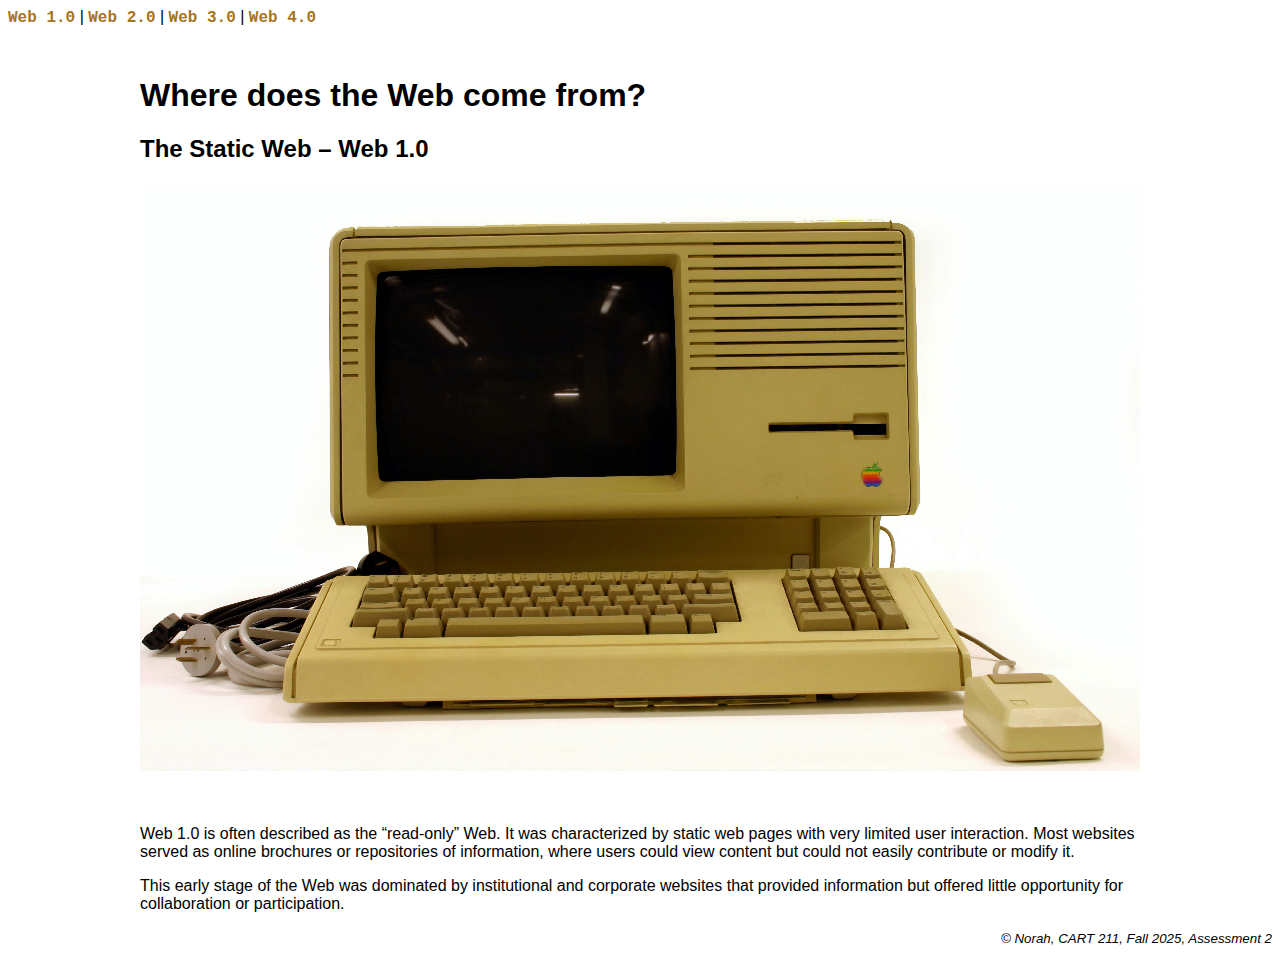
<file: topics/final-project/assets/Wilcox_Norah_AST2/index.html>
<!DOCTYPE html>
<!--this is to know which version-->
<html lang="en">  
<head>
    <meta charset="UTF-8">
</head>

<body style="font-family:'Segoe UI', Tahoma, Geneva, Verdana, sans-serif;">
    <nav>
        <a href="index.html" style="text-decoration: none; color: #a5761e; font-family: 'Courier New', Courier, monospace; font-weight: bold">Web 1.0</a> | <a href="web2.html" style="text-decoration: none; color: #a5761e; font-family: 'Courier New', Courier, monospace; font-weight: bold">Web 2.0</a> | <a href="web3.html" style="text-decoration: none; color: #a5761e; font-family: 'Courier New', Courier, monospace; font-weight: bold">Web 3.0</a> | <a href="web4.html" style="text-decoration: none; color: #a5761e; font-family: 'Courier New', Courier, monospace; font-weight: bold">Web 4.0</a>
    </nav>
    <header style="width: 1000px; margin-left: auto; margin-right: auto; margin-top: 50px;">
        <h1>Where does the Web come from?</h1>
        <h2>The Static Web – Web 1.0</h2>
        <img src="apple-lisa.jpg"></header>
    </header>
    <main style="width: 1000px; margin-left: auto; margin-right: auto; margin-top: 50px;">
        <p>Web 1.0 is often described as the “read-only” Web. It was characterized by static web pages with very limited user interaction. Most websites served as online brochures or repositories of information, where users could view content but could not easily contribute or modify it.</p>
            <p>This early stage of the Web was dominated by institutional and corporate websites that provided information but offered little opportunity for collaboration or participation.</p>
    </main>
    <footer style="text-align: right;">
        <small>
            <em>© Norah, CART 211, Fall 2025, Assessment 2</em>
        </small>
    </footer>
</body>
</file>
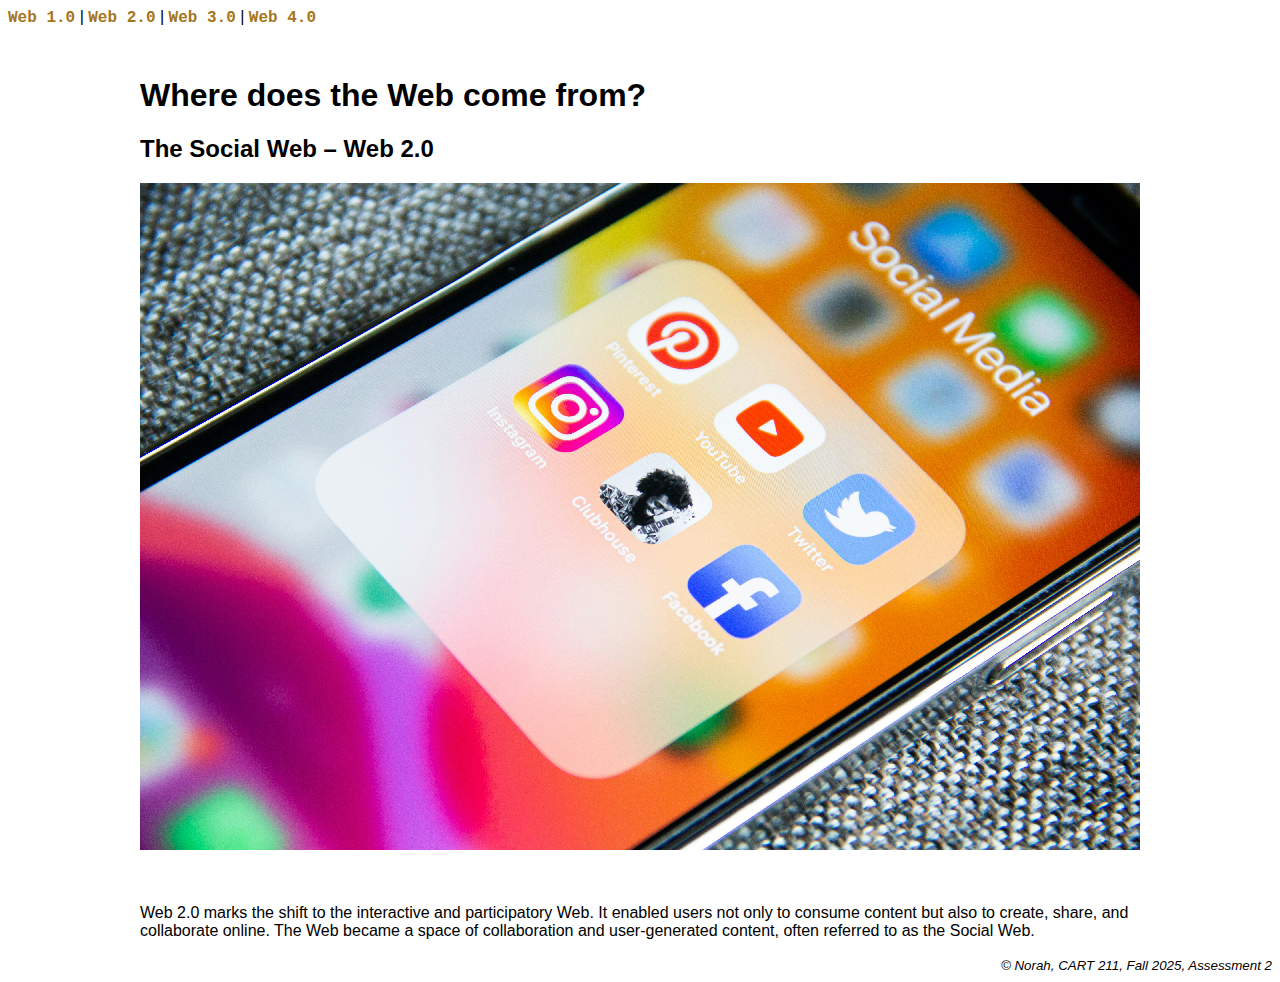
<file: topics/final-project/assets/Wilcox_Norah_AST2/web2.html>
<!DOCTYPE html>
<!--this is to know which version-->
<html lang="en">  
<head>
    <meta charset="UTF-8">
</head>

<body style="font-family:'Segoe UI', Tahoma, Geneva, Verdana, sans-serif;">
    <nav>
        <a href="index.html" style="text-decoration: none; color: #a5761e; font-family: 'Courier New', Courier, monospace; font-weight: bold">Web 1.0</a> | <a href="web2.html" style="text-decoration: none; color: #a5761e; font-family: 'Courier New', Courier, monospace; font-weight: bold">Web 2.0</a> | <a href="web3.html" style="text-decoration: none; color: #a5761e; font-family: 'Courier New', Courier, monospace; font-weight: bold">Web 3.0</a> | <a href="web4.html" style="text-decoration: none; color: #a5761e; font-family: 'Courier New', Courier, monospace; font-weight: bold">Web 4.0</a>
    </nav>
    <header style="width: 1000px; margin-left: auto; margin-right: auto; margin-top: 50px;">
        <h1>Where does the Web come from?</h1>
        <h2>The Social Web – Web 2.0</h2>
        <img src="social_media.jpg"></header>
    </header>
    <main style="width: 1000px; margin-left: auto; margin-right: auto; margin-top: 50px;">
        <p>Web 2.0 marks the shift to the interactive and participatory Web. It enabled users not only to consume content but also to create, share, and collaborate online. The Web became a space of collaboration and user-generated content, often referred to as the Social Web. </p>
    </main>
    <footer style="text-align: right;">
        <small>
            <em>© Norah, CART 211, Fall 2025, Assessment 2</em>
        </small>
    </footer>
</body>
</file>
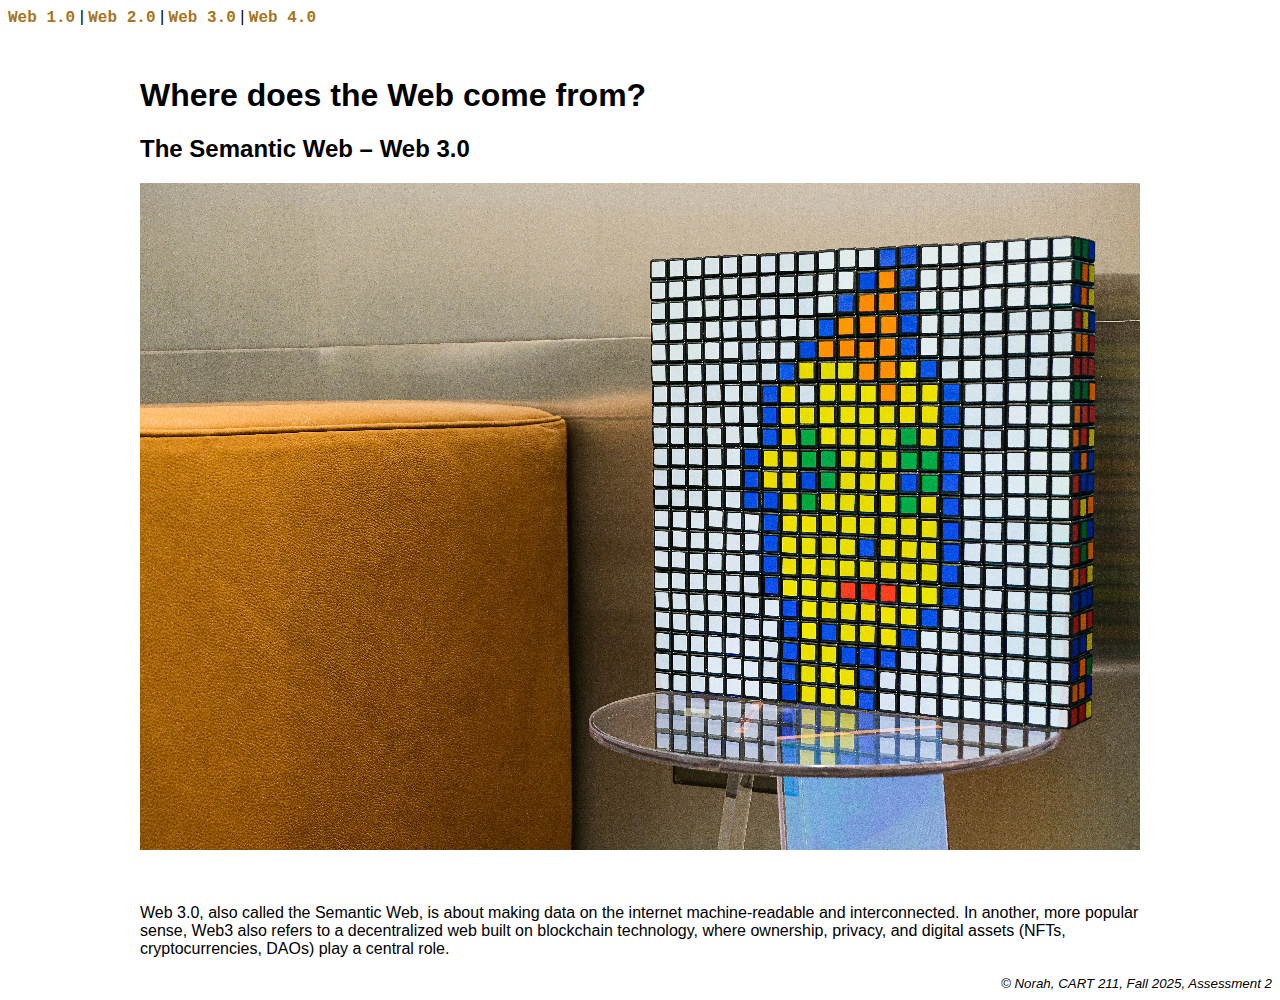
<file: topics/final-project/assets/Wilcox_Norah_AST2/web3.html>
<!DOCTYPE html>
<!--this is to know which version-->
<html lang="en">

<head>
    <meta charset="UTF-8">
</head>

<body style="font-family:'Segoe UI', Tahoma, Geneva, Verdana, sans-serif;">
    <nav>
        <a href="index.html"
            style="text-decoration: none; color: #a5761e; font-family: 'Courier New', Courier, monospace; font-weight: bold">Web
            1.0</a> | <a href="web2.html"
            style="text-decoration: none; color: #a5761e; font-family: 'Courier New', Courier, monospace; font-weight: bold">Web
            2.0</a> | <a href="web3.html"
            style="text-decoration: none; color: #a5761e; font-family: 'Courier New', Courier, monospace; font-weight: bold">Web
            3.0</a> | <a href="web4.html"
            style="text-decoration: none; color: #a5761e; font-family: 'Courier New', Courier, monospace; font-weight: bold">Web
            4.0</a>
    </nav>
    <header style="width: 1000px; margin-left: auto; margin-right: auto; margin-top: 50px;">
        <h1>Where does the Web come from?</h1>
        <h2>The Semantic Web – Web 3.0</h2>
        <img src="cryptopunk.jpg">
    </header>
    </header>
    <main style="width: 1000px; margin-left: auto; margin-right: auto; margin-top: 50px;">
        <p>Web 3.0, also called the Semantic Web, is about making data on the internet machine-readable and interconnected.
        In another, more popular sense, Web3 also refers to a decentralized web built on blockchain technology, where ownership,
        privacy, and digital assets (NFTs, cryptocurrencies, DAOs) play a central role.
</p>
    </main>
    <footer style="text-align: right;">
        <small>
            <em>© Norah, CART 211, Fall 2025, Assessment 2</em>
        </small>
    </footer>
</body>
</file>
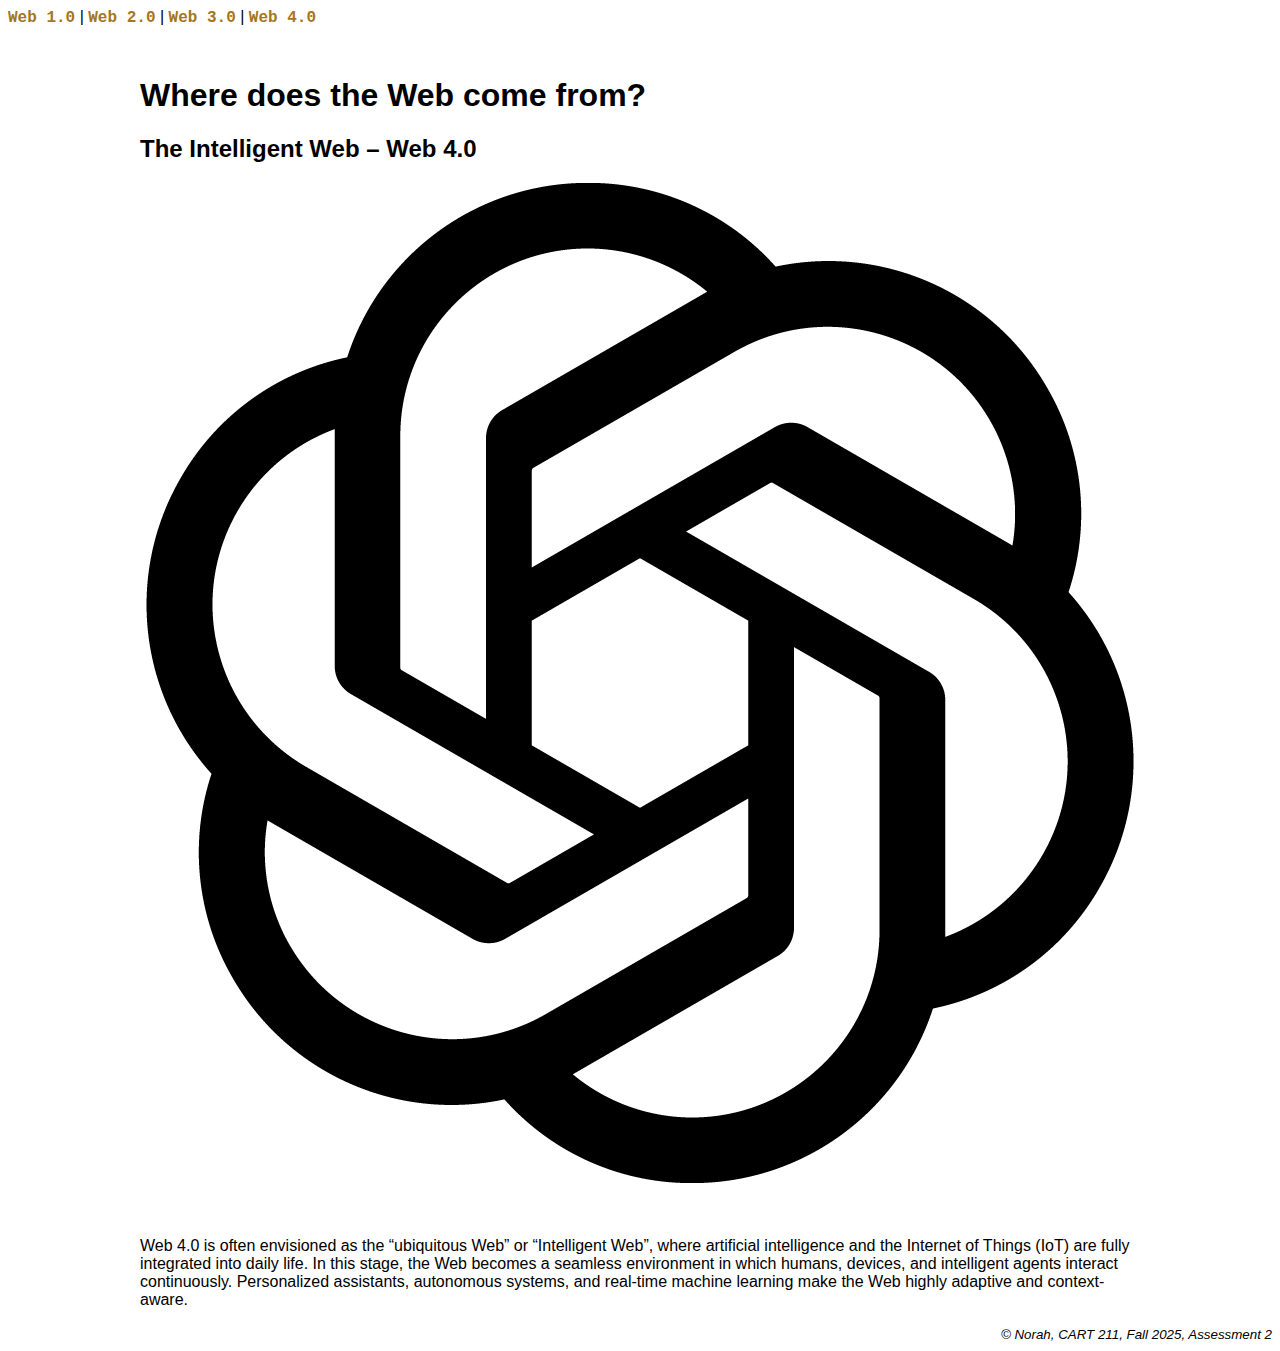
<file: topics/final-project/assets/Wilcox_Norah_AST2/web4.html>
<!DOCTYPE html>
<!--this is to know which version-->
<html lang="en">

<head>
    <meta charset="UTF-8">
</head>

<body style="font-family:'Segoe UI', Tahoma, Geneva, Verdana, sans-serif;">
    <nav>
        <a href="index.html"
            style="text-decoration: none; color: #a5761e; font-family: 'Courier New', Courier, monospace; font-weight: bold">Web
            1.0</a> | <a href="web2.html"
            style="text-decoration: none; color: #a5761e; font-family: 'Courier New', Courier, monospace; font-weight: bold">Web
            2.0</a> | <a href="web3.html"
            style="text-decoration: none; color: #a5761e; font-family: 'Courier New', Courier, monospace; font-weight: bold">Web
            3.0</a> | <a href="web4.html"
            style="text-decoration: none; color: #a5761e; font-family: 'Courier New', Courier, monospace; font-weight: bold">Web
            4.0</a>
    </nav>
    <header style="width: 1000px; margin-left: auto; margin-right: auto; margin-top: 50px;">
        <h1>Where does the Web come from?</h1>
        <h2>The Intelligent Web – Web 4.0</h2>
        <img src="ChatGPT-Logo.gif">
    </header>
    </header>
    <main style="width: 1000px; margin-left: auto; margin-right: auto; margin-top: 50px;">
        <p>Web 4.0 is often envisioned as the “ubiquitous Web” or “Intelligent Web”, where artificial intelligence and the Internet
        of Things (IoT) are fully integrated into daily life.
        In this stage, the Web becomes a seamless environment in which humans, devices, and intelligent agents interact
        continuously. Personalized assistants, autonomous systems, and real-time machine learning make the Web highly adaptive
        and context-aware.</p>
    </main>
    <footer style="text-align: right;">
        <small>
            <em>© Norah, CART 211, Fall 2025, Assessment 2</em>
        </small>
    </footer>
</body>
</file>
